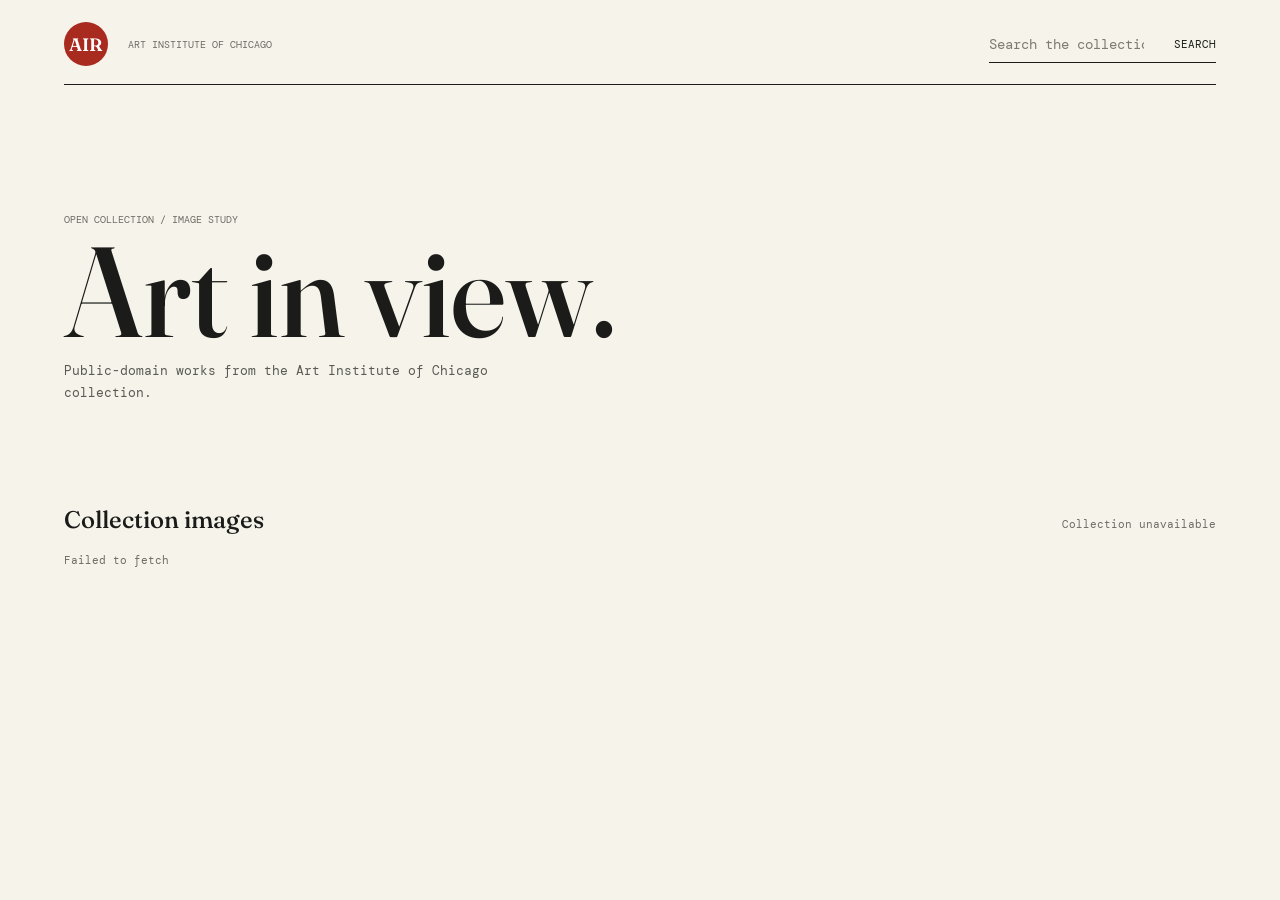
<file: index.html>
<!doctype html>
<html lang="en">
  <head>
    <meta charset="UTF-8" />
    <meta name="viewport" content="width=device-width, initial-scale=1.0" />
    <meta
      name="description"
      content="A visual explorer for public-domain artworks from the Art Institute of Chicago."
    />
    <title>Artic Image Room</title>
    <link rel="preconnect" href="https://fonts.googleapis.com" />
    <link rel="preconnect" href="https://fonts.gstatic.com" crossorigin />
    <link
      href="https://fonts.googleapis.com/css2?family=DM+Mono:wght@400;500&family=Fraunces:opsz,wght@9..144,500;9..144,600&display=swap"
      rel="stylesheet"
    />
    <link rel="stylesheet" href="css/index.css" />
    <script type="module" src="js/index.js"></script>
  </head>
  <body>
    <main>
      <header class="site-header">
        <a class="brand" href="/" aria-label="Artic Image Room home">AIR</a>
        <p class="eyebrow">Art Institute of Chicago</p>
        <form class="search-form" role="search">
          <label class="sr-only" for="art-search">Search artworks</label>
          <input
            id="art-search"
            name="q"
            type="search"
            placeholder="Search the collection"
            autocomplete="off"
          />
          <button type="submit">Search</button>
        </form>
      </header>

      <section class="intro" aria-labelledby="page-title">
        <p class="eyebrow">Open collection / image study</p>
        <h1 id="page-title">Art in view.</h1>
        <p>Public-domain works from the Art Institute of Chicago collection.</p>
      </section>

      <section class="gallery-section" aria-labelledby="gallery-title">
        <div class="gallery-heading">
          <h2 id="gallery-title">Collection images</h2>
          <p id="result-count" aria-live="polite">Loading works</p>
        </div>
        <div
          id="gallery"
          class="gallery"
          aria-live="polite"
          aria-busy="true"
        ></div>
        <output
          id="collection-status"
          class="status"
          aria-live="polite"
        ></output>
        <div class="load-more-wrap">
          <button id="load-more" class="load-more" type="button" hidden>
            Load more works
          </button>
        </div>
      </section>
    </main>

    <template id="artwork-template">
      <article class="artwork">
        <a class="artwork-image-link" target="_blank" rel="noreferrer">
          <img loading="lazy" alt="" />
        </a>
        <div class="artwork-info">
          <h3>Artwork title</h3>
          <p></p>
        </div>
      </article>
    </template>
  </body>
</html>
</file>
<file: css/index.css>
:root {
  color: #1b1c1a;
  background: #f6f3ea;
  font-family: "DM Mono", monospace;
  font-size: 14px;
}

* {
  box-sizing: border-box;
}

body {
  margin: 0;
  background: #f6f3ea;
}

button,
input {
  font: inherit;
}

button {
  cursor: pointer;
}

main {
  max-width: 1500px;
  margin: 0 auto;
  padding: 22px clamp(20px, 5vw, 76px) 70px;
}

.site-header {
  display: grid;
  grid-template-columns: auto 1fr auto;
  align-items: center;
  gap: 20px;
  border-bottom: 1px solid #1b1c1a;
  padding-bottom: 18px;
}

.brand {
  display: grid;
  place-items: center;
  width: 44px;
  height: 44px;
  color: #ffffff;
  background: #a92b20;
  border-radius: 50%;
  font-family: "Fraunces", serif;
  font-size: 18px;
  font-weight: 600;
  text-decoration: none;
}

.eyebrow {
  margin: 0;
  color: #6c6b65;
  font-size: 10px;
  letter-spacing: 0;
  text-transform: uppercase;
}

.search-form {
  display: flex;
  min-width: min(100%, 330px);
  border-bottom: 1px solid #1b1c1a;
}

.search-form input {
  width: 100%;
  padding: 9px 0;
  color: inherit;
  background: transparent;
  border: 0;
  outline: 0;
}

.search-form input::placeholder {
  color: #7d7b73;
}

.search-form button,
.load-more {
  padding: 9px 0 9px 16px;
  color: #1b1c1a;
  background: transparent;
  border: 0;
  font-size: 11px;
  text-transform: uppercase;
}

.intro {
  padding: clamp(64px, 10vw, 155px) 0 clamp(58px, 8vw, 105px);
}

.intro h1 {
  margin: 10px 0 14px;
  font-family: "Fraunces", serif;
  font-size: clamp(56px, 10vw, 144px);
  font-weight: 500;
  letter-spacing: 0;
  line-height: 0.86;
}

.intro > p:last-child {
  max-width: 430px;
  margin: 0;
  color: #595a54;
  font-size: 13px;
  line-height: 1.65;
}

.gallery-heading {
  display: flex;
  justify-content: space-between;
  align-items: baseline;
  gap: 20px;
  margin-bottom: 16px;
}

.gallery-heading h2 {
  margin: 0;
  font-family: "Fraunces", serif;
  font-size: 24px;
  font-weight: 500;
}

.gallery-heading p,
.status {
  margin: 0;
  color: #6c6b65;
  font-size: 11px;
}

.gallery {
  display: grid;
  grid-template-columns: repeat(4, minmax(0, 1fr));
  gap: 34px 14px;
}

.artwork {
  min-width: 0;
  animation: reveal 0.45s ease both;
}

.artwork-image-link {
  display: block;
  overflow: hidden;
  aspect-ratio: 4 / 5;
  background: #dfdbcf;
}

.artwork img {
  display: block;
  width: 100%;
  height: 100%;
  object-fit: cover;
  transition: transform 0.45s ease;
}

.artwork img.image-preview {
  image-rendering: pixelated;
}

.artwork-image-link:hover img {
  transform: scale(1.04);
}

.artwork-info {
  padding-top: 10px;
}

.artwork h3 {
  margin: 0 0 5px;
  font-family: "Fraunces", serif;
  font-size: 18px;
  font-weight: 500;
  line-height: 1.12;
}

.artwork p {
  margin: 0;
  color: #6c6b65;
  font-size: 10px;
  line-height: 1.45;
}

.status {
  min-height: 18px;
  padding-top: 24px;
}

.load-more-wrap {
  text-align: center;
  padding-top: 20px;
}

.load-more {
  padding: 12px 0;
  border-bottom: 1px solid #1b1c1a;
}

.load-more:disabled {
  color: #88877f;
  cursor: wait;
}

.sr-only {
  position: absolute;
  width: 1px;
  height: 1px;
  padding: 0;
  margin: -1px;
  overflow: hidden;
  clip: rect(0, 0, 0, 0);
  white-space: nowrap;
  border: 0;
}

@keyframes reveal {
  from {
    opacity: 0;
    transform: translateY(10px);
  }
  to {
    opacity: 1;
    transform: translateY(0);
  }
}

@media (max-width: 760px) {
  main {
    padding: 18px 18px 48px;
  }
  .site-header {
    grid-template-columns: auto 1fr;
  }
  .site-header > .eyebrow {
    display: none;
  }
  .search-form {
    min-width: 0;
  }
  .gallery {
    grid-template-columns: repeat(2, minmax(0, 1fr));
    gap: 28px 10px;
  }
  .artwork h3 {
    font-size: 16px;
  }
}

@media (max-width: 420px) {
  .search-form button {
    padding-left: 8px;
  }
  .gallery-heading {
    align-items: flex-start;
    flex-direction: column;
    gap: 7px;
  }
}
</file>
